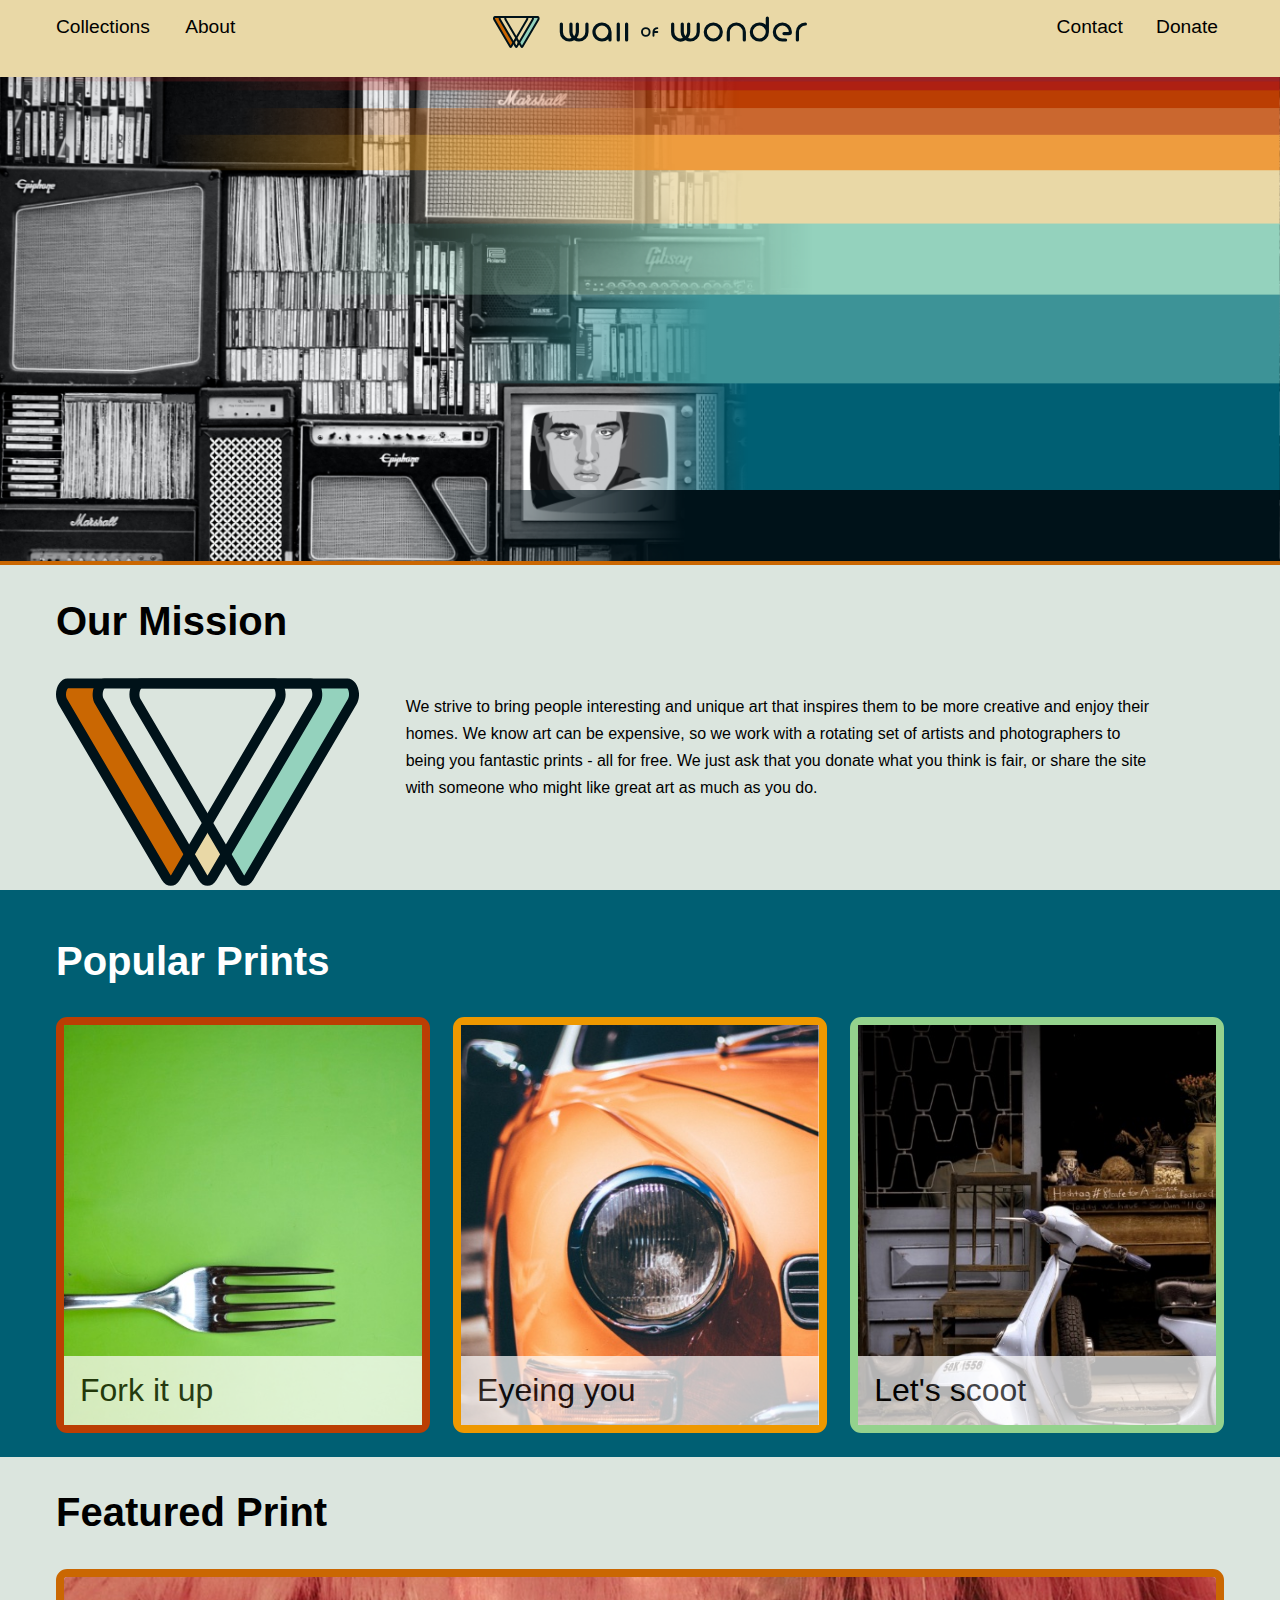
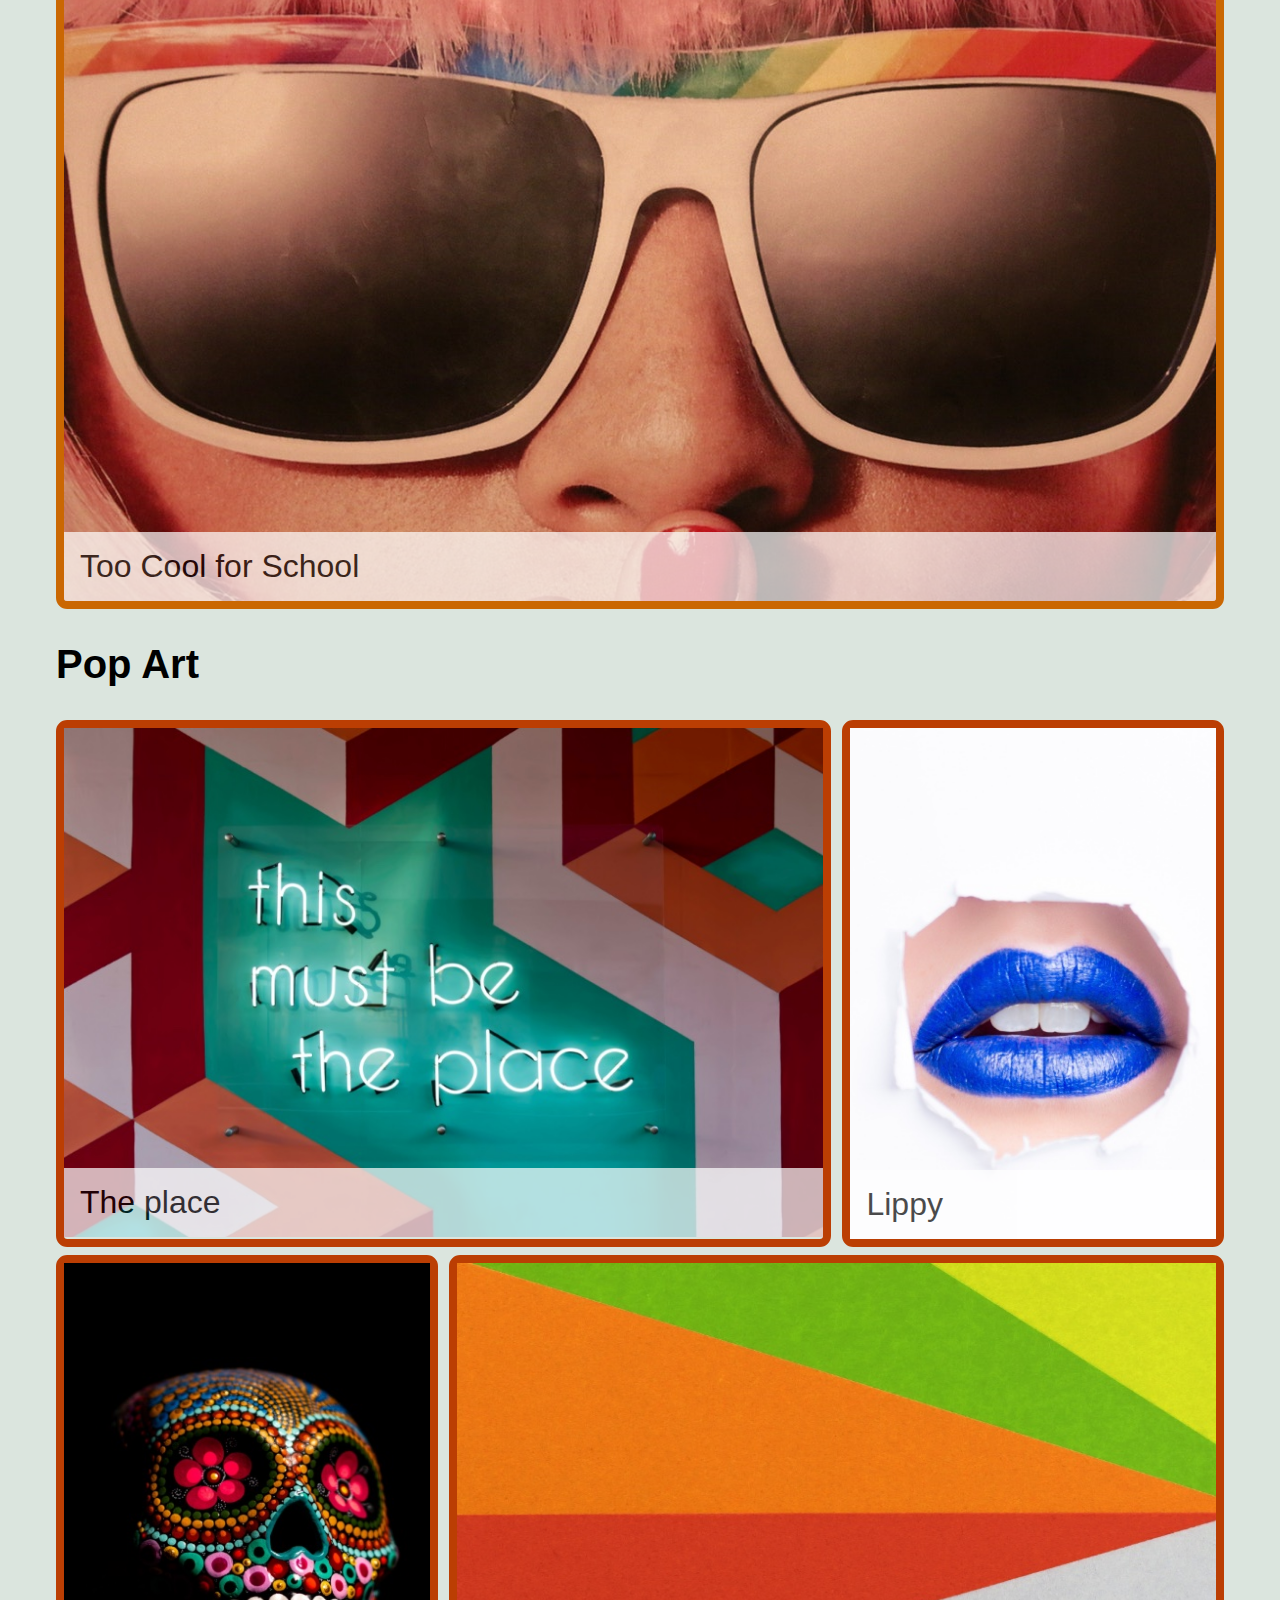
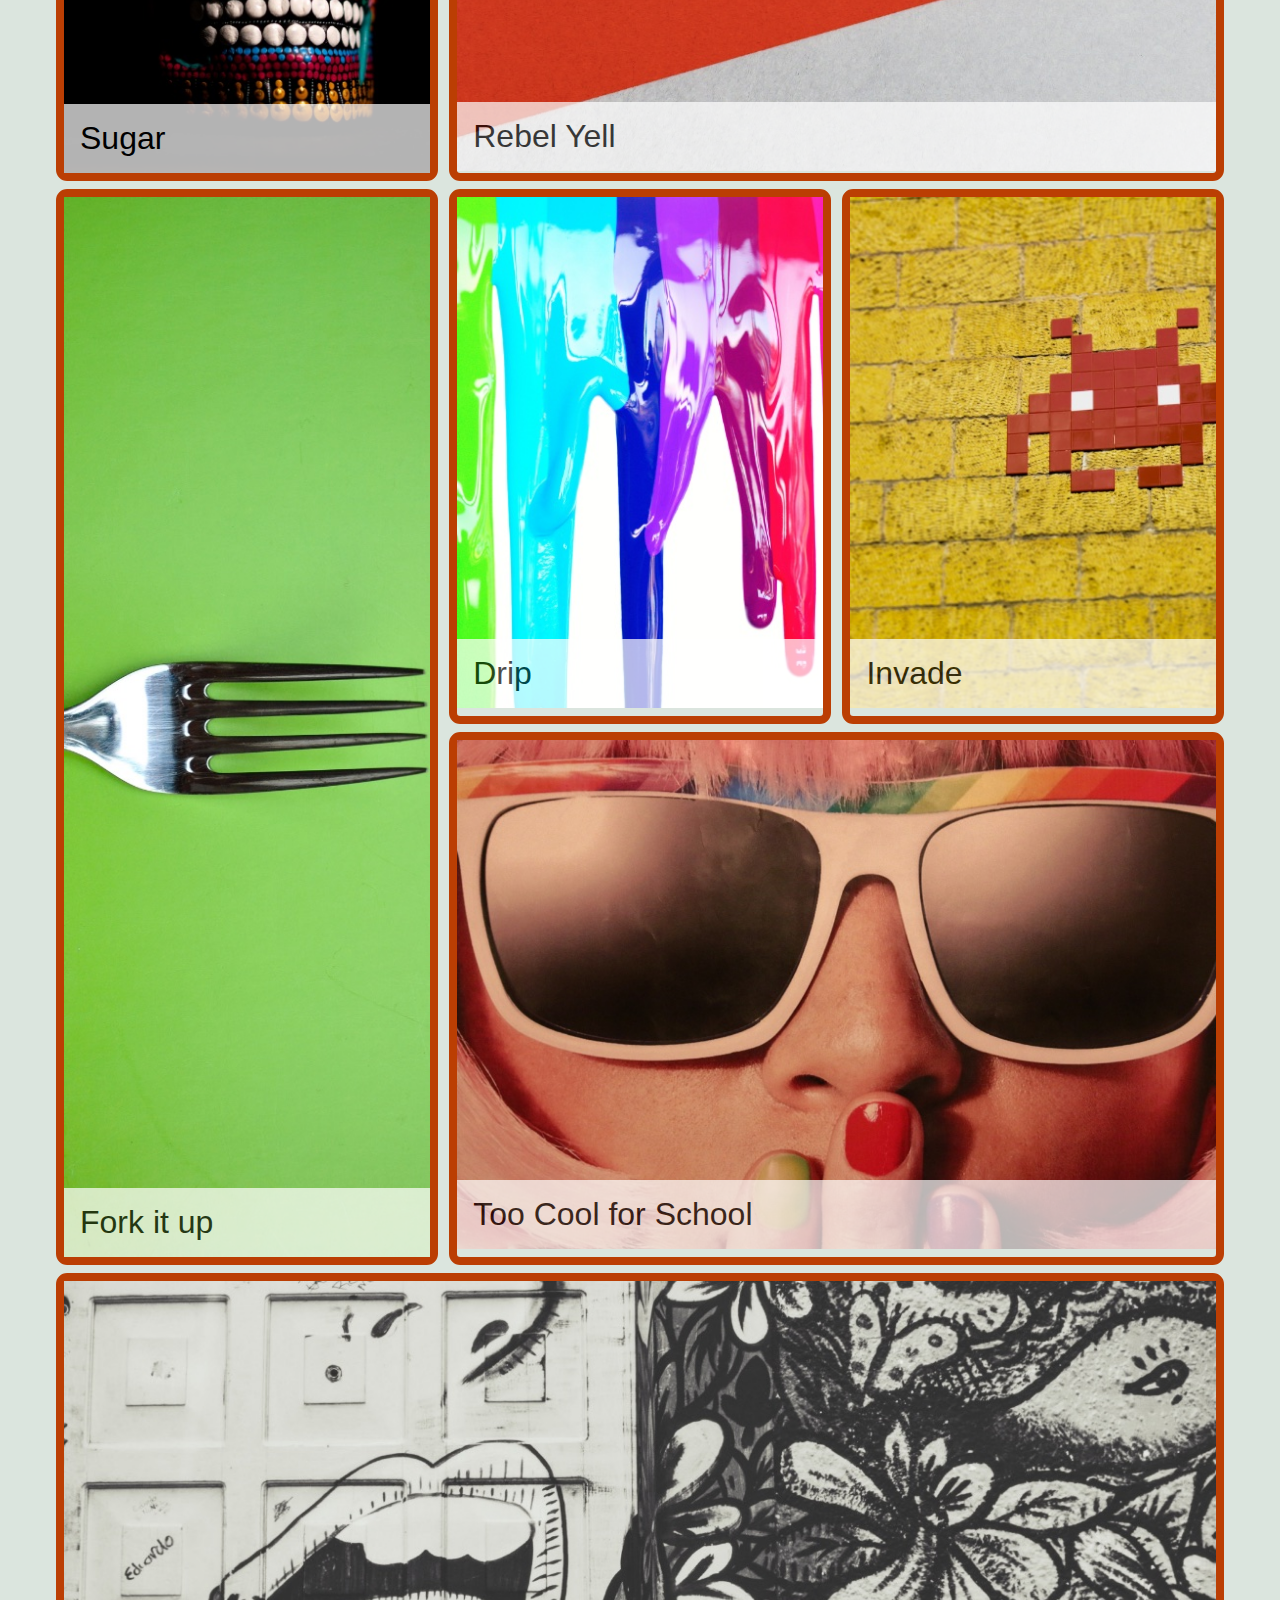
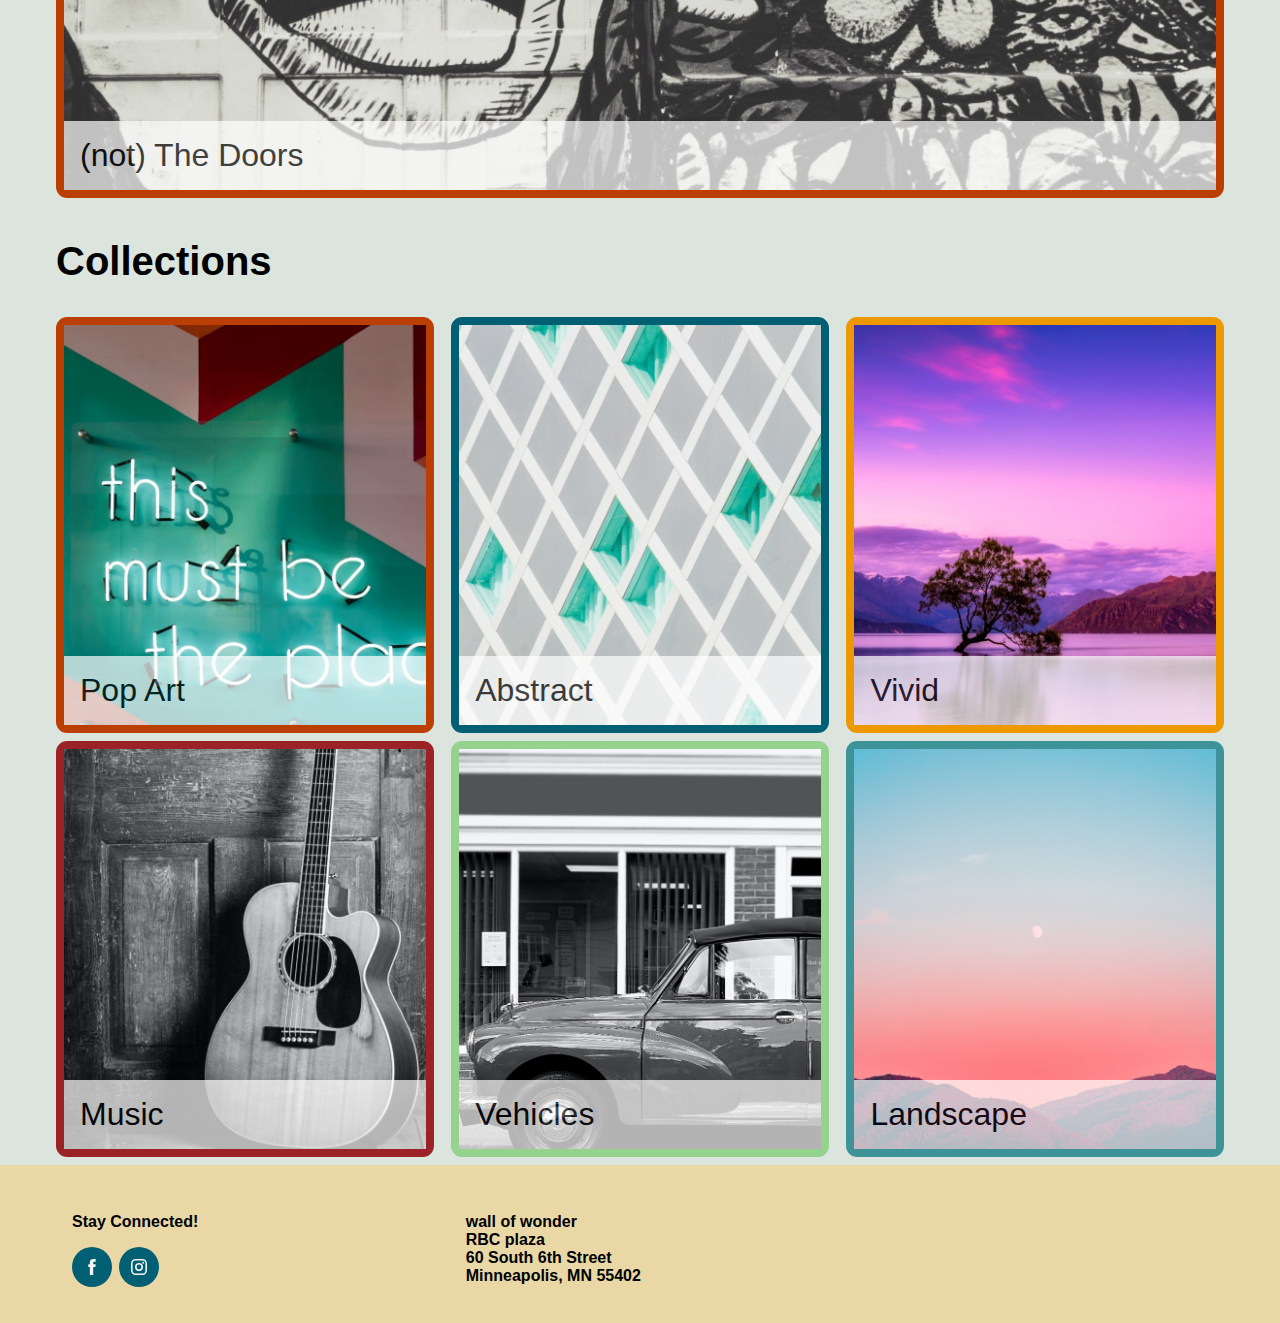
<file: index.html>
<!DOCTYPE html>
<html lang="en">

<head>
  <meta charset="UTF-8" />
  <meta http-equiv="X-UA-Compatible" content="IE=edge" />
  <meta name="viewport" content="width=device-width, initial-scale=1.0" />
  <title>Collections</title>
  <link href="css/style.css" rel="stylesheet" />
</head>

<body>
  <header>
    <section class="header">
      <ul>
        <li class="header-logo"><a href="index.html"><img src="img/header-logo.svg" alt="Click for home"></a></li>
        <li class="button "><a href="html/grid.html">Collections</a></li>
        <li class="button "><a href="#">About</a></li>
        <li class="button "><a href="#">Contact</a></li>
        <li class="button "><a href="#">Donate</a></li>
      </ul>
    </section>
  </header>
  <div class="hero">
    <figure>
      <img src="img/hero.png" alt="Banner">
    </figure>
  </div>
  <section id="mission" class="our-mission">
    <h2>Our Mission</h2>
    <div class="mission">
      <p>We strive to bring people interesting and unique art that inspires them to be more creative and enjoy their homes. We know art can be expensive, so we work with a rotating set of artists and photographers to being you fantastic prints - all
        for free. We just ask that you donate what you think is fair, or share the site with someone who might like great art as much as you do.</p>
      <figure>
        <img src="img/logo.png" alt="Our Logo">
      </figure>
    </div>
  </section>
  <div class="popular-prints">
    <section>
      <h2>Popular Prints</h2>
      <ul>
        <li class="color1">
          <figure>
            <img src="img/fork-it-up.jpeg" alt="">
            <figcaption><a href="">Fork it up</a></figcaption>
          </figure>
        </li>
        <li class="color2">
          <figure>
            <img src="img/eyeing-you.jpeg" alt="">
            <figcaption><a href="">Eyeing you</a></figcaption>
          </figure>
        </li>
        <li class="color3">
          <figure>
            <img src="img/lets-scoot.jpeg" alt="">
            <figcaption><a href="">Let's scoot</a></figcaption>
          </figure>
        </li>
      </ul>
    </section>
  </div>
  <section class="featured">
    <h2>Featured Print</h2>
    <figure>
      <img src="img/too-cool.jpeg" alt="Featured print">
      <figcaption>Too Cool for School</figcaption>
    </figure>
  </section>
  <section class="popart">
    <h2>Pop Art</h2>
    <ul>
      <li class="spancol-2">
        <figure>
          <img src="img/1-place.jpeg" alt="">
          <figcaption><a href="#">The place</a></figcaption>
        </figure>
      </li>
      <li>
        <figure>
          <img src="img/2-lippy.jpeg" alt="">
          <figcaption><a href="#">Lippy</a></figcaption>
        </figure>
      </li>
      <li>
        <figure>
          <img src="img/3-skull.jpeg" alt="">
          <figcaption><a href="#">Sugar</a></figcaption>
        </figure>
      </li>
      <li class="spancol-2">
        <figure>
          <img src="img/4-yell.jpeg" alt="">
          <figcaption><a href="#">Rebel Yell</a></figcaption>
        </figure>
      </li>
      <li class="spanrow-2">
        <figure>
          <img src="img/5-fork.jpeg" alt="">
          <figcaption><a href="#">Fork it up</a></figcaption>
        </figure>
      </li>
      <li>
        <figure>
          <img src="img/6-drip.jpeg" alt="">
          <figcaption><a href="#">Drip</a></figcaption>
        </figure>
      </li>
      <li>
        <figure>
          <img src="img/7-invade.jpeg" alt="">
          <figcaption><a href="#">Invade</a></figcaption>
        </figure>
      </li>
      <li class="spancol-2">
        <figure>
          <img src="img/8-school.jpeg" alt="">
          <figcaption><a href="#">Too Cool for School</a></figcaption>
        </figure>
      </li>
      <li class="spancol-3">
        <figure>
          <img src="img/9-doors.jpeg" alt="">
          <figcaption><a href="#">(not) The Doors</a></figcaption>
        </figure>
      </li>
    </ul>
  </section>
  <section id="collections" class="collections">
    <h2>Collections</h2>
    <ul>
      <li class="color1">
        <figure>
          <img src="img/pop-art.jpeg" alt="Pop Art: This must be the place" />
          <figcaption><a href="#">Pop Art</a></figcaption>
        </figure>
      </li>
      <li class="color2">
        <figure>
          <img src="img/abstract.jpeg" alt="Abstract: grey and green squares." />
          <figcaption><a href="#">Abstract</a></figcaption>
        </figure>
      </li>
      <li class="color3">
        <figure>
          <img src="img/vivid.jpeg" alt="Tree on island in lake with purple sunrise." />
          <figcaption><a href="#">Vivid</a></figcaption>
        </figure>
      </li>
      <li class="color4">
        <figure>
          <img src="img/music.jpeg" alt="Music: guitar leaning against wall." />
          <figcaption><a href="#">Music</a></figcaption>
        </figure>
      </li>
      <li class="color5">
        <figure>
          <img src="img/vehicles.jpeg" alt="Vehicles: 1930's car on street." />
          <figcaption><a href="#">Vehicles</a></figcaption>
        </figure>
      </li>
      <li class="color6">
        <figure>
          <img src="img/landscape.jpeg" alt="Landscape: moonrise over tree-covered mountains." />
          <figcaption><a href="#">Landscape</a></figcaption>
        </figure>
      </li>
    </ul>
  </section>
  <footer>
    <section class="footer">
      <div class="social">
        <p>Stay Connected!</p>
        <ul>
          <li>
            <a href="#">
              <img src="img/facebook-icon.svg" alt="Our instagram">
            </a>
          </li>
          <li>
            <a href="#">
              <img src="img/instagram-icon.svg" alt="Our instagram">
            </a>
          </li>
        </ul>
      </div>
      <address class="address">
        wall of wonder <br>
        RBC plaza <br>
        60 South 6th Street <br>
        Minneapolis, MN 55402
      </address>
    </section>
  </footer>
</body>
<!--
Sharon McCutcheon specializes in LGBTQIA+ themes, stock photos, macro images, backgrounds, and colorful visuals. She currently works as a stock photographer for Pexels and Unsplash and sells additional photos at EyeEm. -->
</html>
</file>
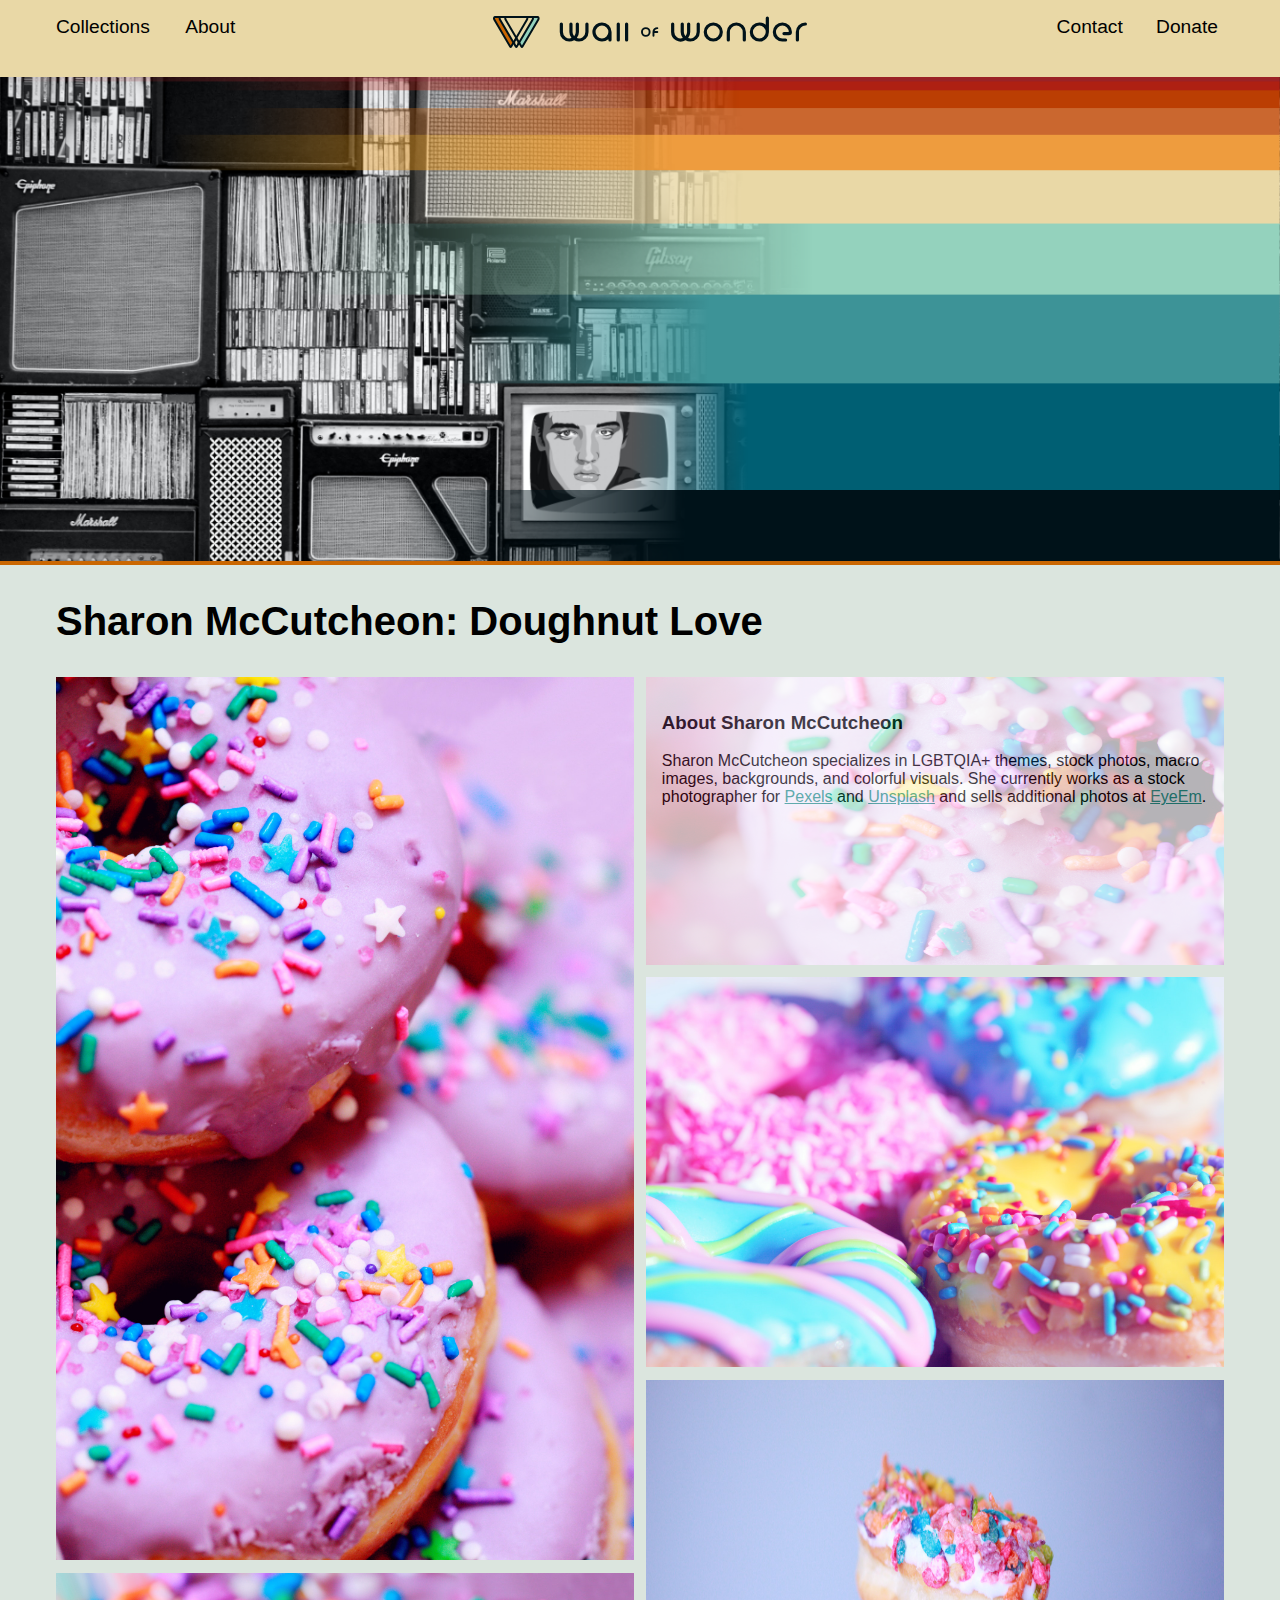
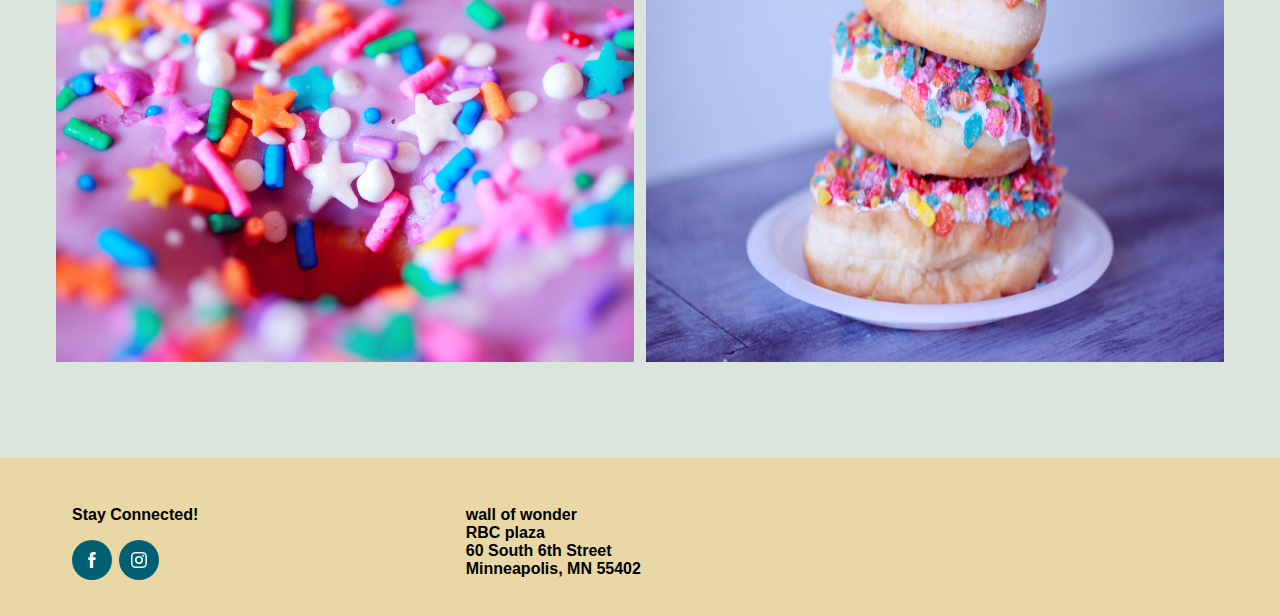
<file: html/grid.html>
<!DOCTYPE html>
<html lang="en">

<head>
  <meta charset="UTF-8" />
  <meta http-equiv="X-UA-Compatible" content="IE=edge" />
  <meta name="viewport" content="width=device-width, initial-scale=1.0" />
  <title>Collections</title>
  <link href="../css/style.css" rel="stylesheet" />
</head>

<body>
  <header>
    <section class="header">
      <ul>
        <li class="header-logo"><a href="../index.html"><img src="../img/header-logo.svg" alt="Click for home"></a></li>
        <li class="button "><a href="#">Collections</a></li>
        <li class="button "><a href="#">About</a></li>
        <li class="button "><a href="#">Contact</a></li>
        <li class="button "><a href="#">Donate</a></li>
      </ul>
    </section>
  </header>
  <div class="hero">
    <figure>
      <img src="../img/hero.png" alt="Banner">
    </figure>
  </div>
  <section class="mosaic-grid">
    <h2>Sharon McCutcheon: Doughnut Love</h2>
    <ul>
      <li class="overlap-top">
        <div class="text">
          <h3>About Sharon McCutcheon</h3>
          <p>Sharon McCutcheon specializes in LGBTQIA+ themes, stock photos, macro images, backgrounds, and colorful visuals. She currently works as a stock photographer for <a href="https://www.pexels.com/@mccutcheon" target="_blank">Pexels</a> and <a href="https://unsplash.com/@sharonmccutcheon" target="_blank">Unsplash</a> and sells additional photos at <a href="https://www.eyeem.com/u/mccutcheon" target="_blank">EyeEm</a>.</p>
        </div>
      </li>
      <li class="overlap">
        <figure>
        <img src="../img/doughnuts-2.jpeg" alt="">
        </figure>
      </li>
      <li class="row-span-3">
        <figure>
        <img src="../img/doughnuts-1.jpeg" alt="">
        </figure>
      </li>
      <li class="bottom">
        <figure>
        <img src="../img/doughnuts-4.jpeg" alt="">
        </figure>
      </li>
      <li>
        <figure>
        <img src="../img/doughnuts-3.jpeg" alt="">
        </figure>
      </li>
      <li class="row-span-2">
        <figure>
        <img src="../img/doughnuts-5.jpeg" alt="">
        </figure>
      </li>
    </ul>
  </section>
  <footer>
    <section class="footer">
      <div class="social">
        <p>Stay Connected!</p>
        <ul>
          <li>
            <a href="#">
              <img src="../img/facebook-icon.svg" alt="Our instagram">
            </a>
          </li>
          <li>
            <a href="#">
              <img src="../img/instagram-icon.svg" alt="Our instagram">
            </a>
          </li>
        </ul>
      </div>
      <address class="address">
        wall of wonder <br>
        RBC plaza <br>
        60 South 6th Street <br>
        Minneapolis, MN 55402
      </address>
    </section>
  </footer>
</body>
<!--
 -->
</html>
</file>
<file: css/style.css>
/* colors - see style guide for docs.
Clearly there is more you could place in variables, up to you if you want to use them. My answer does not go beyond colors to keep the code easier to read. */

:root {
  --color1: #001219;
  --color2: #005f73;
  --color3: #3d9397;
  --color4: #94d28d;
  --color5: #e9d8a6;
  --color6: #ee9800;
  --color7: #ca6702;
  --color8: #bb3e03;
  --color9: #ae2012;
  --color10: #9b2226;
}


/* generic site styles */

html {
  box-sizing: border-box;
}

*,
*::before,
*::after {
  box-sizing: inherit;
}

body {
  background-color: #DBE5DE;
  font-family: 'Segoe UI', Tahoma, Geneva, Verdana, sans-serif;
  margin: 0;
  padding: 0;
}

section {
  margin: 0 auto;
  max-width: 1200px;
  padding: 0 1rem;
}

section h2 {
  font-size: 2.5rem;
}


/* Initial mobile layout: a series of images stacked on top of each other with the figure caption over the image. */
/* Styles header and nav bar */
header{
  background-color: var(--color5);
}
.header ul{
  display: flex;
  flex-flow: row wrap;
  gap: 2%;
  list-style: none;
  margin: 0;
  padding-left: 0;
  padding-right: 0;
  padding-top: 1rem;
  padding-bottom: 1rem;
  justify-content: center;
}
.header li{
  margin-bottom: .5rem;
  padding: 1rem;
}
/* logo responsive */
.header .header-logo{
  width: 100%;
}
.header img{
  width: 100%;
}
/* flex property for buttons */
.button{
  background-color: var(--color10);
  border-radius: .3rem;
  flex-basis: 49%
}
.header a{
  color: #fff;
  display: block;
  font-size: 1.2rem;
  text-align: center;
  text-decoration: none;
  width: 100%
}
/* Styles for the hero section */
.hero{
  background-color: var(--color7);
}
.hero figure{
  margin: 0;
  padding: 0;
}
.hero img{
  margin: 0;
  padding: 0;
  width: 100%;
}
/* Styles for Our Mission Part */
.mission figure{
  margin: 0;
  max-width: 40%;
  padding: 0;
}
.mission img{
  max-width: 100%;
}
.mission p{
  line-height: 1.7;
}
/* Styles for popular prints section*/
.popular-prints{
  background-color: var(--color2);
  padding: 1rem;
}
.popular-prints h2{
  color: white;
}
.popular-prints ul{
  list-style: none;
  margin: 0;
  padding: 0;
}
.popular-prints li{
  border: .5rem solid #000;
  border-radius: .7rem;
  margin-bottom: .5rem;
}
.popular-prints figure{
  display: flex;
  flex-flow: column nowrap;
  margin: 0;
  max-height: 25rem;
  overflow: hidden;
  padding: 0;
  position: relative;
  width: 100%;
}

/* images styles */
.popular-prints img{
  max-width: 100%;
}

.popular-prints figcaption{
  background-color: #fff;
  bottom: 0%;
  font-size: 2rem;
  opacity: 0.7;
  padding: 1rem;
  position: absolute;
  width: 100%
}
.popular-prints a{
  text-decoration: none;
  color: #000;
}

.popular-prints .color1{
  border-color: var(--color8);
}
.popular-prints .color2{
  border-color: var(--color6);
}
.popular-prints .color3{
  border-color: var(--color4);
}
/* Styles for the Featured section */
.featured{
  margin-top: 1rem;
}
.featured figure{
  border: .5rem solid var(--color7);
  border-radius: .7rem;
  display: flex;
  flex-flow: column nowrap;
  margin: 0;
  max-height: 20rem;
  overflow: hidden;
  padding: 0;
  position: relative;
  width: 100%;
}
.featured img{
  max-width: 100%;
}
.featured figcaption{
  background-color: #fff;
  bottom: 0%;
  font-size: 2rem;
  opacity: 0.7;
  padding: 1rem;
  position: absolute;
  width: 100%
}
/* styles for popart part */
.popart ul{
  list-style: none;
  margin: 0;
  padding: 0;
}
.popart li{
  border: .5rem solid var(--color8);
  border-radius: .7rem;
  margin-bottom: .5rem;
}
.popart figure{
  display: flex;
  flex-flow: column nowrap;
  margin: 0;
  overflow: hidden;
  padding: 0;
  position: relative;
  width: 100%;
}
.popart img{
  margin: 0;
  max-width: 100%;
  padding: 0;
}
.popart figcaption{
  background-color: #fff;
  bottom: 0%;
  font-size: 2rem;
  opacity: 0.7;
  padding: 1rem;
  position: absolute;
  width: 100%
}
.popart  a{
  color: #000;
  display: block;
  text-decoration: none;
}
/* Styles for the collections part */
.collections ul{
  list-style: none;
  margin: 0;
  padding: 0;
}

.collections li{
  border: .5rem solid #000;
  border-radius: .7rem;
  margin-bottom: .5rem;
}

.collections figure{
  display: flex;
  flex-flow: column nowrap;
  margin: 0;
  max-height: 25rem;
  overflow: hidden;
  padding: 0;
  position: relative;
  width: 100%;
}

/* images styles */
.collections img{
  width: 100%;
}

.collections figcaption{
  background-color: #fff;
  bottom: 0%;
  font-size: 2rem;
  opacity: 0.7;
  padding: 1rem;
  position: absolute;
  width: 100%
}
/* link styles */
.collections  a{
  color: #000;
  display: block;
  text-decoration: none;
}

/* border colors */
.collections .color1,
.collections .color1 a:hover{
  border-color: var(--color8);
  color:var(--color8);
}

.collections .color2,
.collections .color2 a:hover{
  border-color: var(--color2);
  color:var(--color2);
}

.collections .color3,
.collections .color3 a:hover{
  border-color: var(--color6);
  color:var(--color6);
}

.collections .color4,
.collections .color4 a:hover{
  border-color: var(--color10);
  color:var(--color10);
}

.collections .color5,
.collections .color5 a:hover{
  border-color: var(--color4);
  color:var(--color4);
}

.collections .color6,
.collections .color6 a:hover{
  border-color: var(--color3);
  color:var(--color3);
}
/* Styles for the footer */
footer{
  background-color: var(--color5);
  font-weight: bold;
}

.social ul{
  display: flex;
  flex-flow: row nowrap;
  gap: 2%;
  list-style: none;
  margin: 0;
  padding: 0;
}

.social ul li{
  margin: 0;
  padding: 0;
}

address{
  font-style: normal;
}

/* styles for the second page mosaic-grid */
.mosaic-grid{
  margin-bottom: 6rem;
}
.mosaic-grid ul{
  list-style: none;
  margin: 0;
  padding: 0;
}
.mosaic-grid li{
  margin: 0;
  padding: 0;
}
.mosaic-grid figure{
  margin: 0;
  padding: 0;
}
.mosaic-grid img{
  margin: 0;
  width: 100%;
  height: 100%;
  padding: 0;
}
.mosaic-grid a{
  color: #2a9d8f;
}

/* At this breakpoint, transition to 2 figures per line */

@media (min-width: 550px) {
  /* Styles for the header and Nav section tablet size*/
  .header li{
    padding: 0;
  }
  .header img{
    width: auto;
  }
  .button{
    background-color: var(--color5);
    flex-basis: 9.75%;
  }
  .header a{
    color: #000;
  }
  /* Styles for mission section tablet size*/
  .mission{
    display: flex;
    flex-flow: row nowrap;
    gap: 4%;
  }
  .mission p{
    flex-basis: 64%;
    order: 2;
  }
  /* styles for popular prints tablet size */
  .popular-prints ul{
    display: flex;
    flex-flow: row wrap;
    gap: 2%;
  }
  .popular-prints li{
    flex-basis: 49%;
  }
  .popular-prints li:nth-child(3){
    flex-basis: 100%;
  }
  .popular-prints li:nth-child(3) img{
    object-position: 0 -300px;
  }
  /* styles for the featured section tablet size */
  .featured figure{
    max-height: 40rem;
  }
  /* styles for popart section tablet and desktop size */
  .popart ul{
    display: grid;
    grid-template-columns: repeat(3, 1fr);
    gap: 0 1%;
  }
  .popart .spancol-2{
    grid-column: span 2;
  }
  .popart .spancol-3{
    grid-column: span 3;
  }
  .popart .spanrow-2{
    grid-row: span 2;
  }
  /* styles for collections section tablet size*/
  .collections ul{
    display: flex;
    flex-flow: row wrap;
    justify-content: space-between;
  }

  .collections ul li{
    flex-basis: 49.5%;
  }
/* styles for footer section tablet size */
  .footer{
    display: flex;
    flex-flow: row nowrap;
    gap: 2%;
    align-items: baseline;
    padding: 2rem;
  }

  .social{
    flex-basis: 49%
  }
}


/* At this breakpoint, transition to 3 figures per line */

@media (min-width: 800px) {
  /* Styles for header and Nav section Desktop size */
  .header ul{
    flex-flow: row nowrap;
  }
  /* ordering the buttons and the logo element */
  .header li:nth-child(2),
  .header li:nth-child(3){
    order: 1;
  }
  .header .header-logo{
    order: 2;
  }
  .header li:nth-child(4),
  .header li:nth-child(5){
    order: 3;
  }
  /* syltes for the popupar prints section desktop size */
  .popular-prints li,
  .popular-prints li:nth-child(3){
    flex-basis: 32%;
  }
  .popular-prints li:nth-child(3) img{
    object-position: 0;
  }
  /* styles for the mosaic-grid */
  .mosaic-grid ul{
    display: grid;
    grid-template-columns: 1fr 1fr;
    grid-template-rows: 0.8fr 1fr 0.5fr 1fr;
    gap: 1%;
  }
  .mosaic-grid .text{
    height: 100%;
    background-color: white;
    opacity: .7;
    padding: 1rem;
  }
  .mosaic-grid .row-span-3{
    grid-column: 1/2;
    grid-row: span 3;
  }
  .mosaic-grid .row-span-2{
    grid-column: 2/2;
    grid-row: 3/5;
  }
  .mosaic-grid .bottom{
    grid-column: 1/2;
    grid-row: 4/5;
  }
  .mosaic-grid .overlap{
    grid-column: 2/3;
    grid-row: 1/2;
    overflow: hidden;
  }
  .mosaic-grid .overlap-top{
    grid-column: 2/3;
    grid-row: 1/2;
    z-index: 1;
    overflow: hidden;
  }
  .mosaic-grid figure{
    height: 100%;
  }

  /* styles for collections section desktop size */
  .collections ul li{
    flex-basis: 32.33%;
  }
  /* styles for footer section desktop size */
  .social{
    flex-basis: 32.66%
  }
}
</file>
